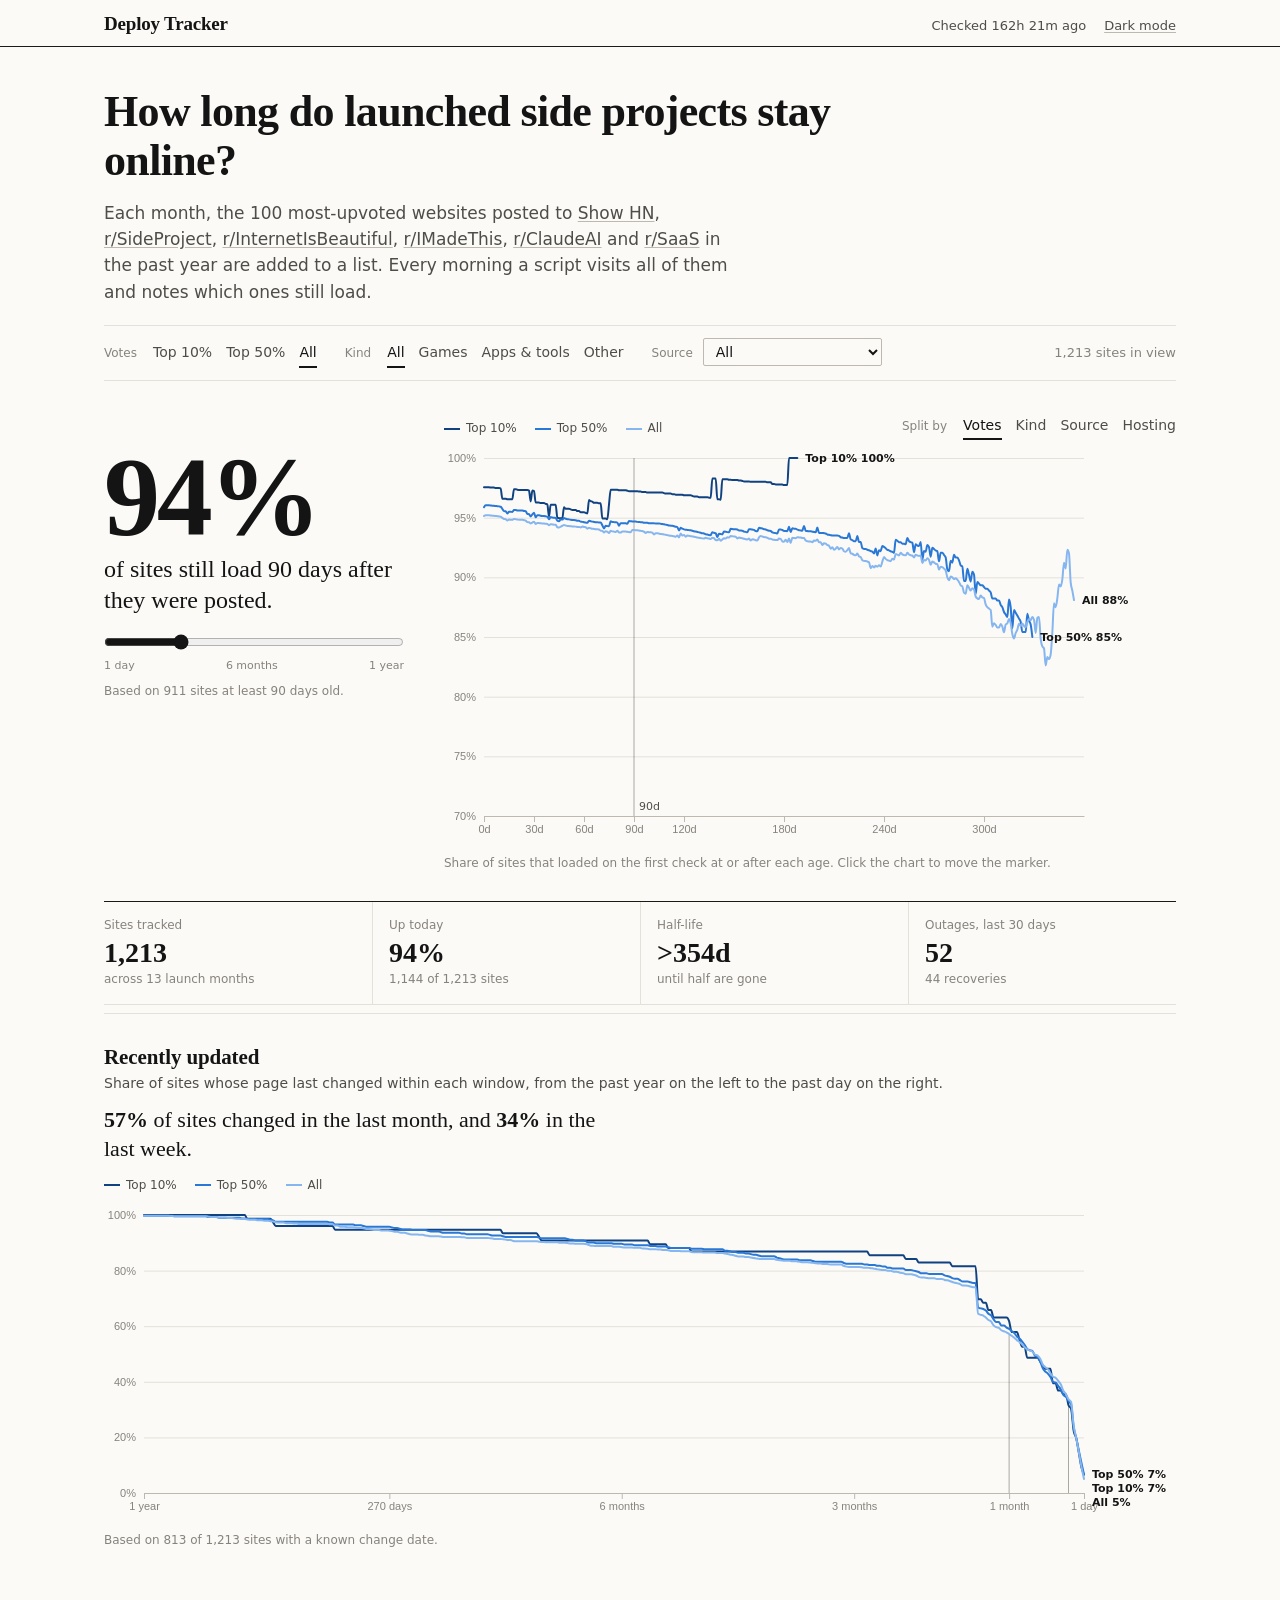
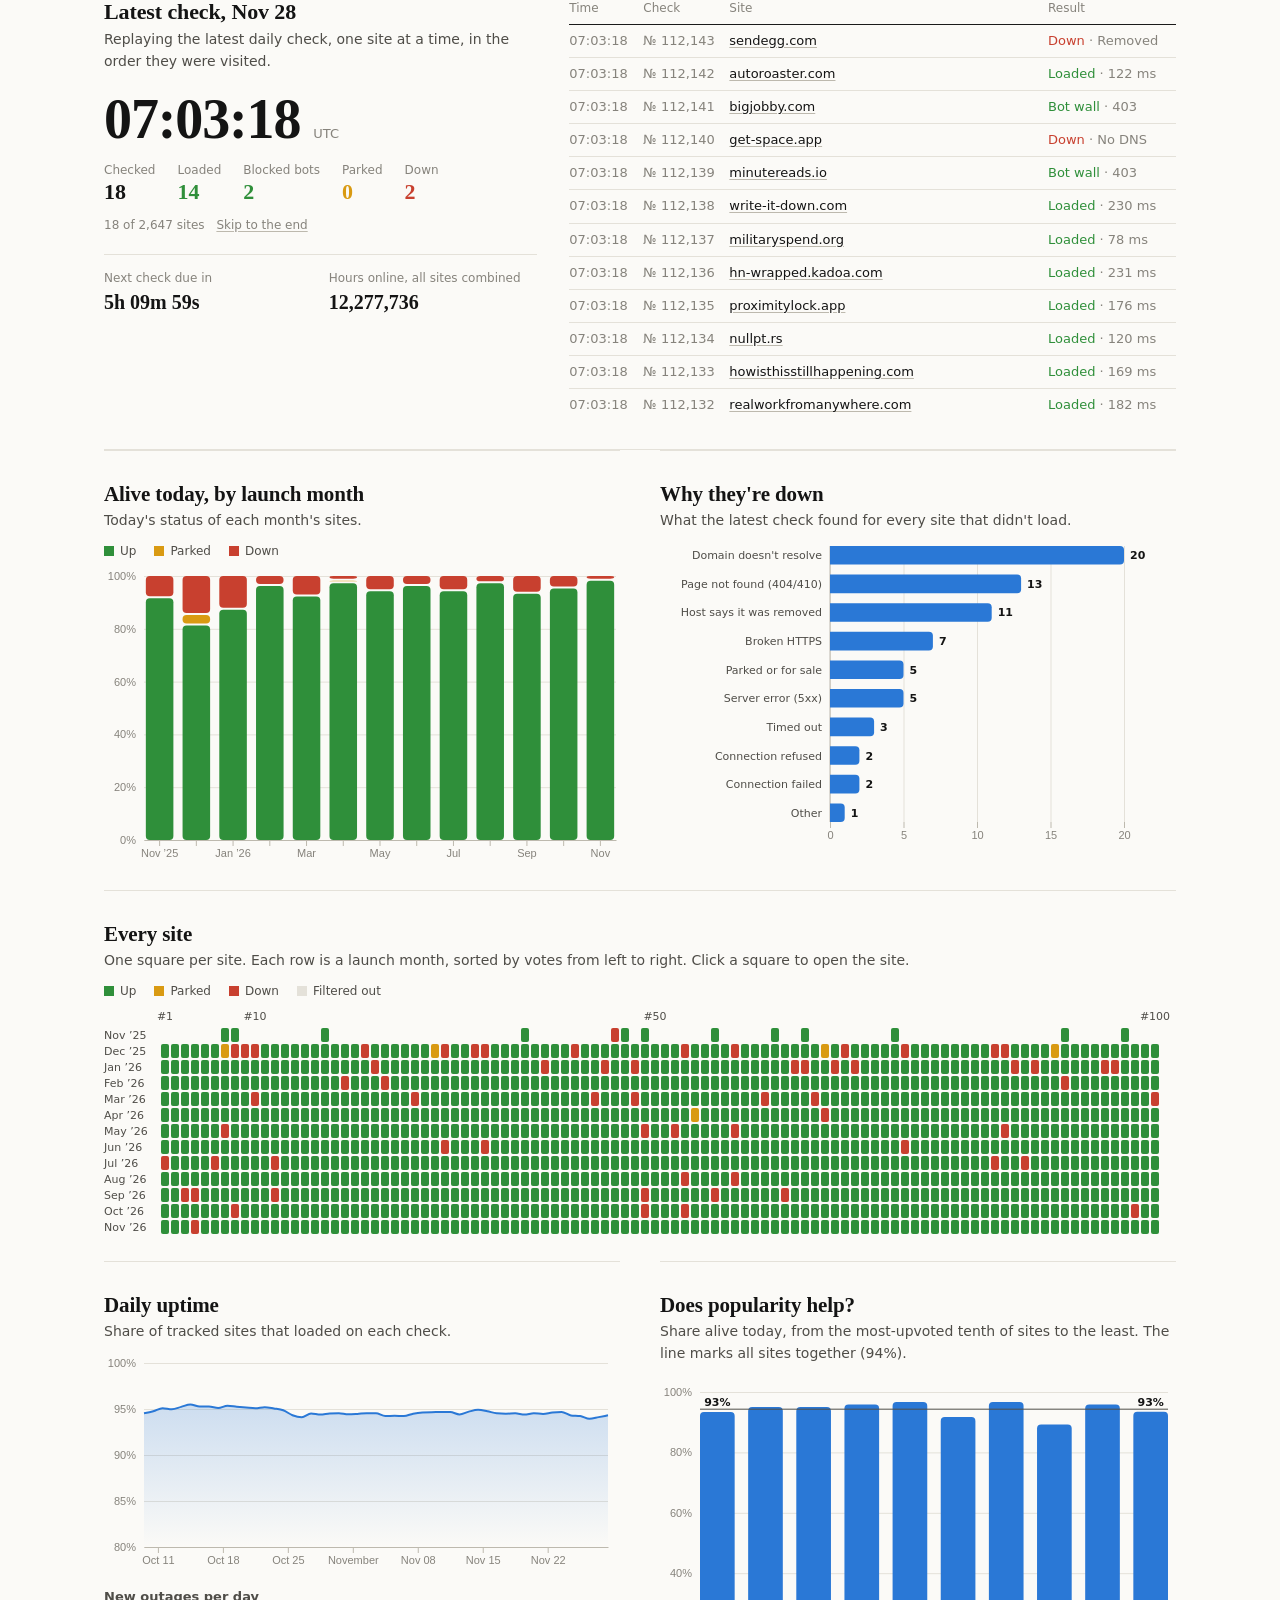
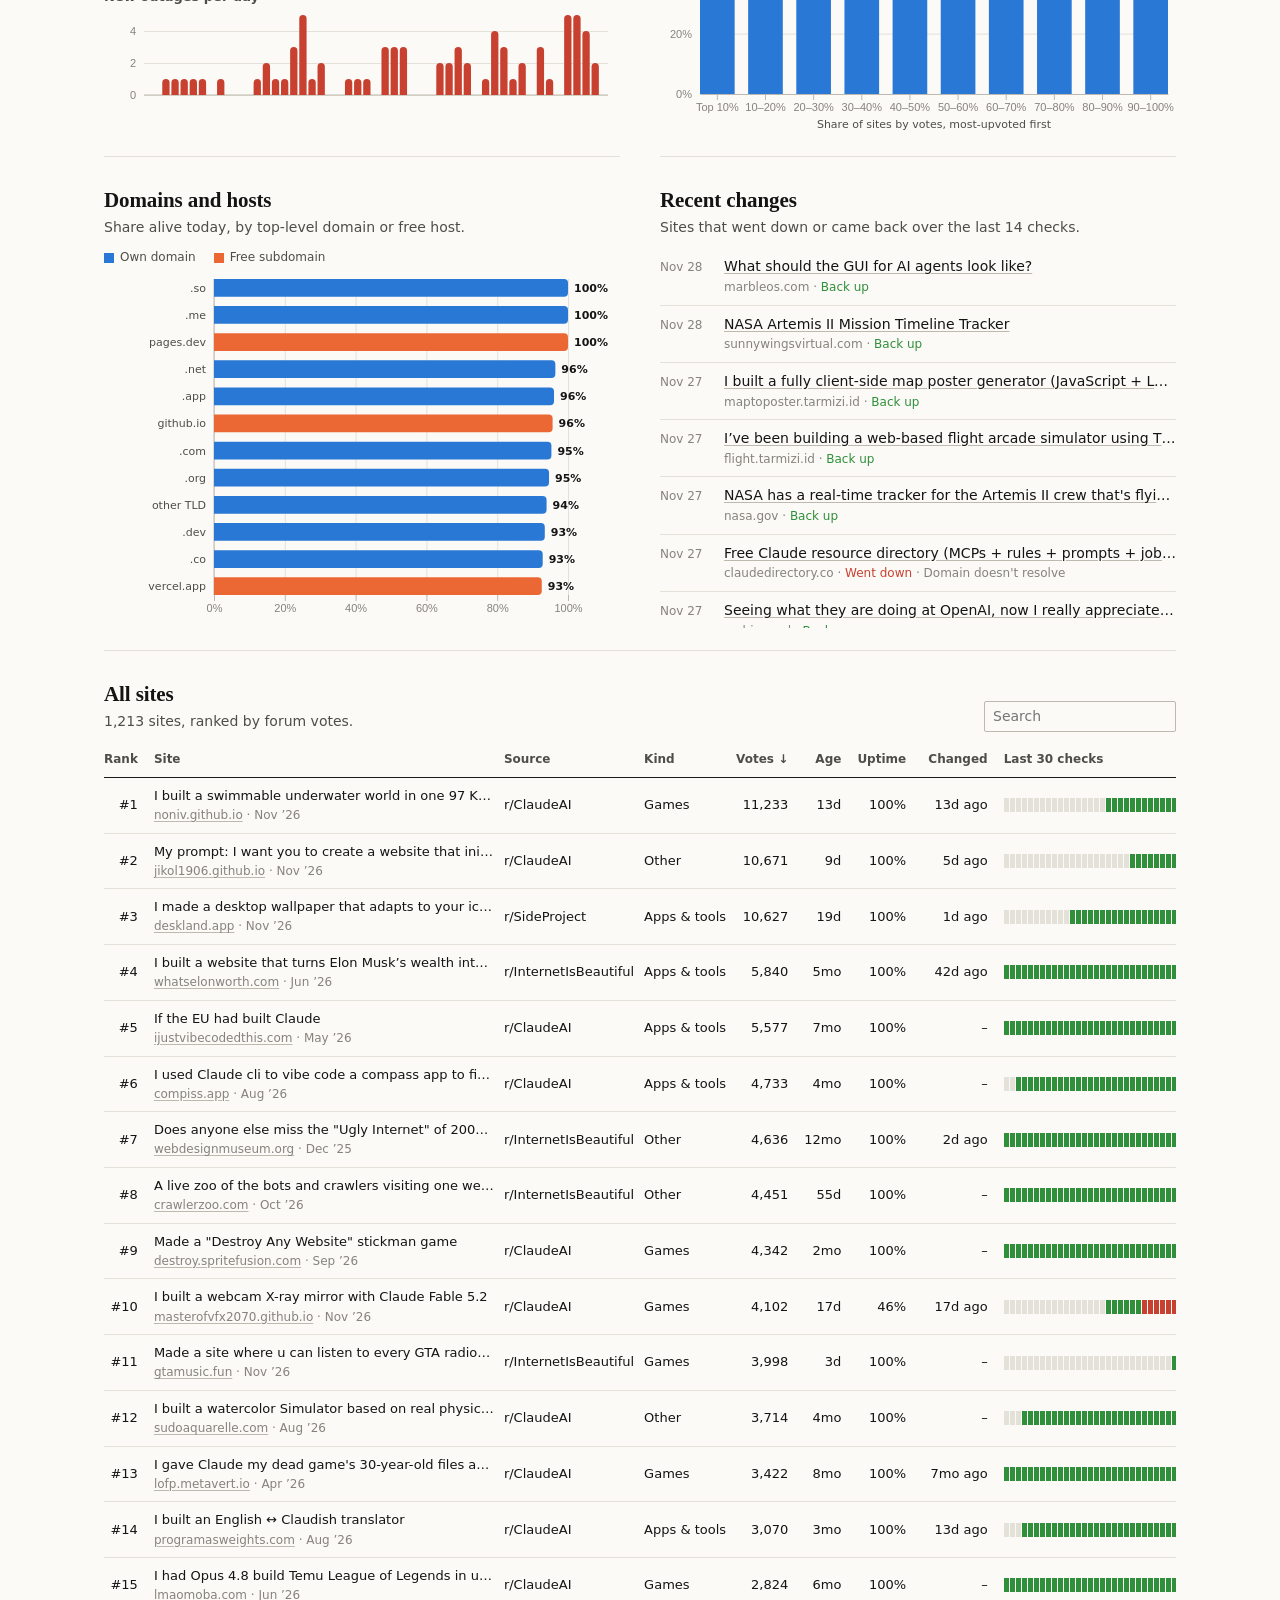
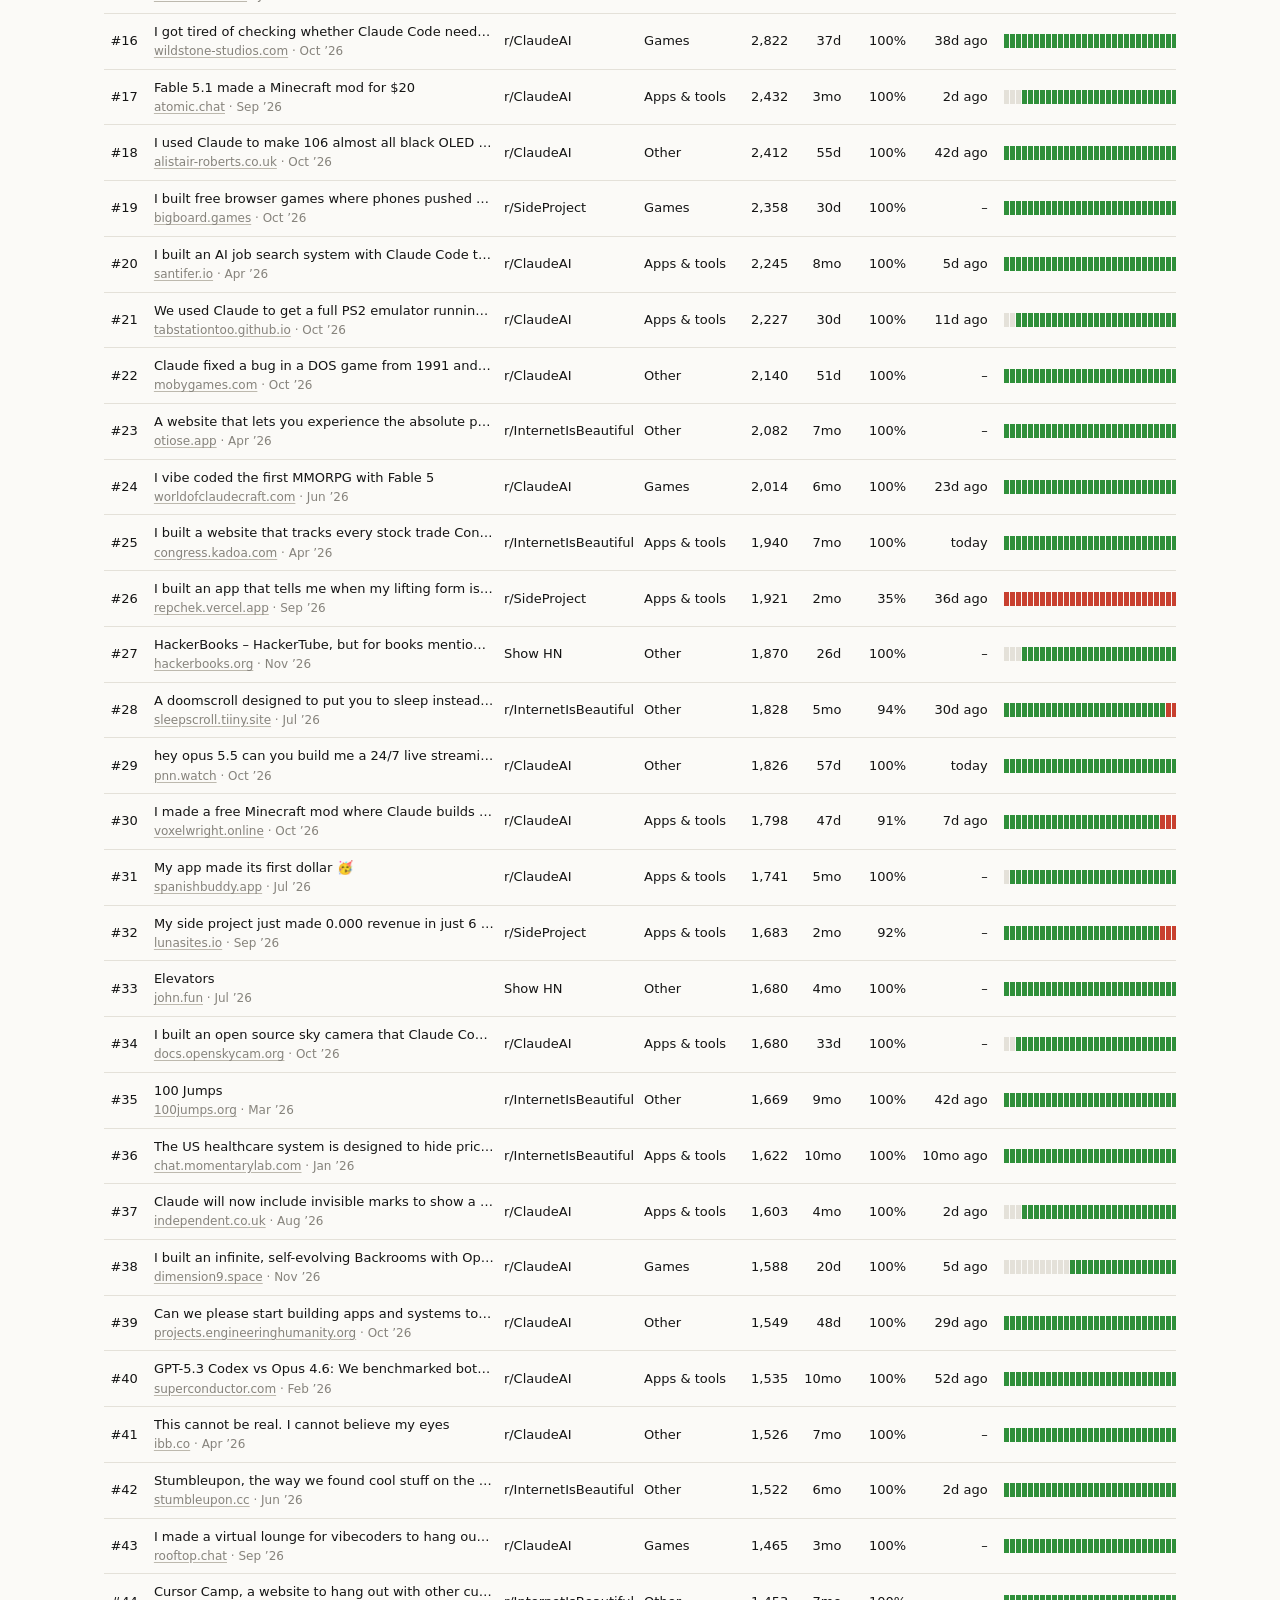
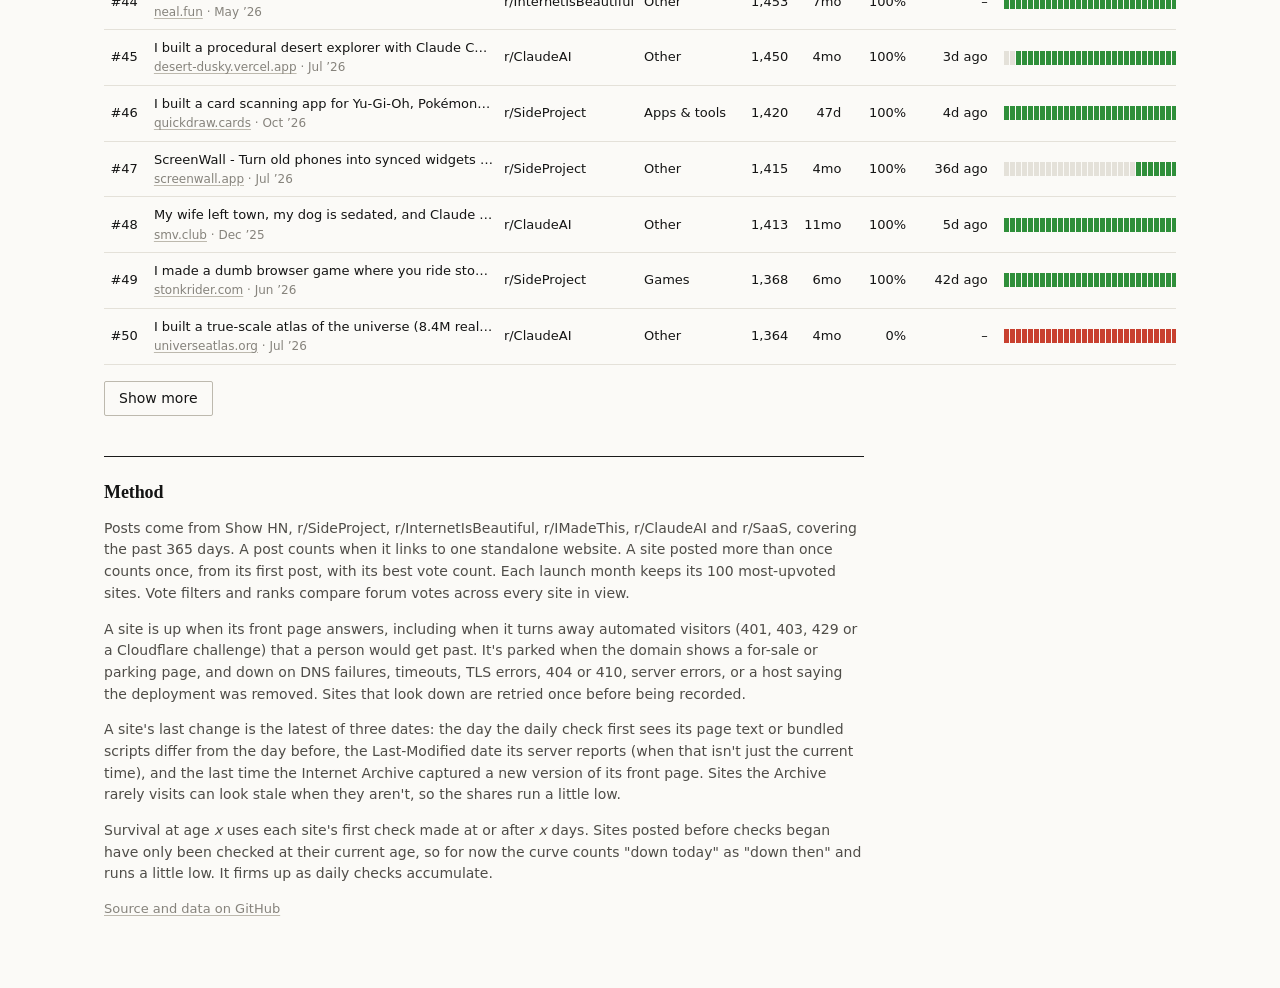
<file: site/index.html>
<!doctype html>
<html lang="en">
<head>
  <meta charset="utf-8">
  <meta name="viewport" content="width=device-width, initial-scale=1">
  <title>Deploy Tracker</title>
  <meta name="description" content="How long do launched side projects stay online? Daily checks on the 100 most-upvoted websites launched each month on Show HN and Reddit.">
  <link rel="icon" href="data:image/svg+xml,%3Csvg xmlns='http://www.w3.org/2000/svg' viewBox='0 0 16 16'%3E%3Crect width='16' height='16' fill='%23111'/%3E%3Cpath d='M3 11V5h3.2a3 3 0 0 1 0 6z' fill='none' stroke='%23fff' stroke-width='1.6'/%3E%3C/svg%3E">
  <link rel="stylesheet" href="style.css">
</head>
<body>
  <header class="masthead">
    <div class="wrap masthead-inner">
      <a class="wordmark" href="./">Deploy Tracker</a>
      <div class="masthead-meta">
        <span id="checked">Loading</span>
        <button id="theme" class="text-btn" type="button" aria-label="Toggle dark mode">Dark mode</button>
      </div>
    </div>
  </header>

  <main class="wrap">
    <section class="lede">
      <h1>How long do launched side projects stay online?</h1>
      <p>Each month, the 100 most-upvoted websites posted to <span id="source-links"></span> in the past year are added to a list. Every morning a script visits all of them and notes which ones still load.</p>
    </section>

    <nav class="filters" aria-label="Filters">
      <div class="seg" role="radiogroup" aria-label="Votes" data-filter="tier">
        <span class="seg-label">Votes</span>
        <button role="radio" data-value="10">Top 10%</button>
        <button role="radio" data-value="50">Top 50%</button>
        <button role="radio" data-value="100" aria-checked="true">All</button>
      </div>
      <div class="seg" role="radiogroup" aria-label="Category" data-filter="category">
        <span class="seg-label">Kind</span>
        <button role="radio" data-value="all" aria-checked="true">All</button>
        <button role="radio" data-value="games">Games</button>
        <button role="radio" data-value="apps">Apps &amp; tools</button>
        <button role="radio" data-value="other">Other</button>
      </div>
      <label class="select">
        <span class="seg-label">Source</span>
        <select id="source-filter"><option value="all">All</option></select>
      </label>
      <span class="count" id="count"></span>
    </nav>

    <section class="headline">
      <div class="headline-text">
        <p class="big"><span id="hero-pct">–</span>%</p>
        <p class="big-text">of sites still load <span id="hero-days">90</span> days after they were posted.</p>
        <label class="slider">
          <span class="sr">Days after launch</span>
          <input id="day-slider" type="range" min="1" max="365" value="90">
          <span class="slider-scale"><span>1 day</span><span>6 months</span><span>1 year</span></span>
        </label>
        <p class="note" id="hero-note"></p>
      </div>
      <div class="headline-chart">
        <div class="chart-bar">
          <div class="legend" id="survival-legend"></div>
          <div class="seg" role="radiogroup" aria-label="Split by" id="breakdown">
            <span class="seg-label">Split by</span>
            <button role="radio" data-value="tier" aria-checked="true">Votes</button>
            <button role="radio" data-value="category">Kind</button>
            <button role="radio" data-value="source">Source</button>
            <button role="radio" data-value="hosting">Hosting</button>
          </div>
        </div>
        <div class="chart" id="survival"></div>
        <p class="note">Share of sites that loaded on the first check at or after each age. Click the chart to move the marker.</p>
      </div>
    </section>

    <dl class="stats">
      <div><dt>Sites tracked</dt><dd id="kpi-tracked">–</dd><dd class="sub" id="kpi-tracked-foot"></dd></div>
      <div><dt>Up today</dt><dd id="kpi-up">–</dd><dd class="sub" id="kpi-up-foot"></dd></div>
      <div><dt>Half-life</dt><dd id="kpi-half">–</dd><dd class="sub">until half are gone</dd></div>
      <div><dt>Outages, last 30 days</dt><dd id="kpi-outages">–</dd><dd class="sub" id="kpi-outages-foot"></dd></div>
    </dl>

    <section class="block updates">
      <header class="block-head"><div>
        <h2>Recently updated</h2>
        <p class="dek">Share of sites whose page last changed within each window, from the past year on the left to the past day on the right.</p>
      </div></header>
      <p class="update-lede" id="update-lede"></p>
      <div class="legend" id="updates-legend"></div>
      <div class="chart" id="updates"></div>
      <p class="note" id="updates-note"></p>
    </section>

    <section class="live" aria-labelledby="live-title">
      <div class="live-side">
        <h2 id="live-title">This morning's check</h2>
        <p class="dek" id="live-dek">Every site, visited one by one.</p>
        <p class="clock"><span id="live-clock">--:--:--</span> <span class="clock-tz">UTC</span></p>
        <dl class="tally">
          <div><dt>Checked</dt><dd id="tally-checked">0</dd></div>
          <div><dt>Loaded</dt><dd class="st-up" id="tally-up">0</dd></div>
          <div><dt>Blocked bots</dt><dd class="st-up" id="tally-walled">0</dd></div>
          <div><dt>Parked</dt><dd class="st-parked" id="tally-parked">0</dd></div>
          <div><dt>Down</dt><dd class="st-down" id="tally-down">0</dd></div>
        </dl>
        <p class="live-foot"><span id="live-progress"></span> <button class="text-btn" id="live-skip" type="button">Skip to the end</button></p>
        <dl class="counters">
          <div><dt>Next check due in</dt><dd id="next-check">–</dd></div>
          <div><dt>Hours online, all sites combined</dt><dd id="site-hours">–</dd></div>
        </dl>
      </div>
      <div class="register-wrap">
        <div class="register-head"><span>Time</span><span>Check</span><span>Site</span><span>Result</span></div>
        <ol class="register" id="register" aria-live="off"></ol>
      </div>
    </section>


    <div class="cols">
      <section class="block">
        <header class="block-head"><div>
          <h2>Alive today, by launch month</h2>
          <p class="dek">Today's status of each month's sites.</p>
        </div></header>
        <div class="legend" id="cohort-legend"></div>
        <div class="chart" id="cohorts" style="height:300px"></div>
      </section>
      <section class="block">
        <header class="block-head"><div>
          <h2>Why they're down</h2>
          <p class="dek">What the latest check found for every site that didn't load.</p>
        </div></header>
        <div class="chart" id="reasons" style="height:300px"></div>
      </section>
    </div>

    <section class="block">
      <header class="block-head"><div>
        <h2>Every site</h2>
        <p class="dek">One square per site. Each row is a launch month, sorted by votes from left to right. Click a square to open the site.</p>
      </div></header>
      <div class="legend" id="wall-legend"></div>
      <div class="chart" id="wall"></div>
    </section>

    <div class="cols">
      <section class="block">
        <header class="block-head"><div>
          <h2>Daily uptime</h2>
          <p class="dek">Share of tracked sites that loaded on each check.</p>
        </div></header>
        <div class="chart" id="uptime" style="height:220px"></div>
        <h3 class="mini-title">New outages per day</h3>
        <div class="chart" id="outages" style="height:110px"></div>
      </section>
      <section class="block">
        <header class="block-head"><div>
          <h2>Does popularity help?</h2>
          <p class="dek" id="popularity-sub">Share alive today, by vote count.</p>
        </div></header>
        <div class="chart" id="popularity" style="height:360px"></div>
      </section>
    </div>

    <div class="cols">
      <section class="block">
        <header class="block-head"><div>
          <h2>Domains and hosts</h2>
          <p class="dek">Share alive today, by top-level domain or free host.</p>
        </div></header>
        <div class="chart" id="hosting" style="height:340px"></div>
      </section>
      <section class="block">
        <header class="block-head"><div>
          <h2>Recent changes</h2>
          <p class="dek">Sites that went down or came back over the last 14 checks.</p>
        </div></header>
        <ol class="log" id="log"></ol>
      </section>
    </div>

    <section class="block">
      <header class="block-head">
        <div>
          <h2>All sites</h2>
          <p class="dek" id="table-sub"></p>
        </div>
        <label class="search"><span class="sr">Search sites</span><input id="search" type="search" placeholder="Search"></label>
      </header>
      <div class="table-wrap">
        <table id="table">
          <thead><tr>
            <th data-sort="voteRank" class="num">Rank</th>
            <th data-sort="title">Site</th>
            <th data-sort="source">Source</th>
            <th data-sort="category">Kind</th>
            <th data-sort="votes" class="num">Votes</th>
            <th data-sort="age" class="num">Age</th>
            <th data-sort="uptime" class="num">Uptime</th>
            <th data-sort="updated" class="num">Changed</th>
            <th>Last 30 checks</th>
            <th data-sort="status">Status</th>
          </tr></thead>
          <tbody></tbody>
        </table>
      </div>
      <button class="more" id="more" type="button">Show more</button>
    </section>

    <footer class="notes">
      <h2>Method</h2>
      <p>Posts come from Show HN, r/SideProject, r/InternetIsBeautiful, r/IMadeThis, r/ClaudeAI and r/SaaS, covering the past 365 days. A post counts when it links to one standalone website. A site posted more than once counts once, from its first post, with its best vote count. Each launch month keeps its 100 most-upvoted sites. Vote filters and ranks compare forum votes across every site in view.</p>
      <p>A site is up when its front page answers, including when it turns away automated visitors (401, 403, 429 or a Cloudflare challenge) that a person would get past. It's parked when the domain shows a for-sale or parking page, and down on DNS failures, timeouts, TLS errors, 404 or 410, server errors, or a host saying the deployment was removed. Sites that look down are retried once before being recorded.</p>
      <p>A site's last change is the latest of three dates: the day the daily check first sees its page text or bundled scripts differ from the day before, the Last-Modified date its server reports (when that isn't just the current time), and the last time the Internet Archive captured a new version of its front page. Sites the Archive rarely visits can look stale when they aren't, so the shares run a little low.</p>
      <p>Survival at age <em>x</em> uses each site's first check made at or after <em>x</em> days. Sites posted before checks began have only been checked at their current age, so for now the curve counts "down today" as "down then" and runs a little low. It firms up as daily checks accumulate.</p>
      <p class="fine"><a href="https://github.com/PigeonFlare/deploy-tracker">Source and data on GitHub</a></p>
    </footer>
  </main>

  <div class="tooltip" id="tooltip" role="status" aria-live="polite"></div>
  <script src="vendor/d3.min.js"></script>
  <script src="app.js"></script>
</body>
</html>
</file>
<file: site/style.css>
:root {
  color-scheme: light;
  --surface: #fbfaf7;
  --surface-2: #f1efe9;
  --ink: #141414;
  --ink-2: #4f4d48;
  --muted: #86837c;
  --grid: #e4e1d9;
  --axis: #bdb9ae;
  --rule: #1a1a1a;
  --accent: #2a78d6;
  --s1: #2a78d6; --s2: #eb6834; --s3: #1baf7a; --s4: #eda100;
  --s5: #e87ba4; --s6: #008300; --s7: #4a3aa7; --s8: #e34948;
  --t10: #104281; --t50: #2a78d6; --t100: #86b6ef;
  --up: #2f8f3a; --parked: #d99a12; --down: #c8402f; --none: #e4e1d9;
  --serif: "Iowan Old Style", "Charter", "Palatino Linotype", Palatino, Georgia, serif;
  --sans: system-ui, -apple-system, "Segoe UI", sans-serif;
}
@media (prefers-color-scheme: dark) {
  :root:not([data-theme="light"]) {
    color-scheme: dark;
    --surface: #161615; --surface-2: #222220;
    --ink: #f2f0ea; --ink-2: #c3c0b6; --muted: #8b887f;
    --grid: #2c2b28; --axis: #45433e; --rule: #e8e6df;
    --accent: #3987e5;
    --s1: #3987e5; --s2: #d95926; --s3: #199e70; --s4: #c98500;
    --s5: #d55181; --s6: #008300; --s7: #9085e9; --s8: #e66767;
    --t10: #9ec5f4; --t50: #3987e5; --t100: #256abf;
    --up: #4caf50; --parked: #e0a526; --down: #e0604e; --none: #2c2b28;
  }
}
:root[data-theme="dark"] {
  color-scheme: dark;
  --surface: #161615; --surface-2: #222220;
  --ink: #f2f0ea; --ink-2: #c3c0b6; --muted: #8b887f;
  --grid: #2c2b28; --axis: #45433e; --rule: #e8e6df;
  --accent: #3987e5;
  --s1: #3987e5; --s2: #d95926; --s3: #199e70; --s4: #c98500;
  --s5: #d55181; --s6: #008300; --s7: #9085e9; --s8: #e66767;
  --t10: #9ec5f4; --t50: #3987e5; --t100: #256abf;
  --up: #4caf50; --parked: #e0a526; --down: #e0604e; --none: #2c2b28;
}

* { box-sizing: border-box; }
html { -webkit-text-size-adjust: 100%; }
body { margin: 0; background: var(--surface); color: var(--ink); font: 15px/1.55 var(--sans); }
a { color: inherit; text-decoration: underline; text-decoration-color: var(--axis); text-underline-offset: 2px; }
a:hover { text-decoration-color: currentColor; }
.sr { position: absolute; width: 1px; height: 1px; overflow: hidden; clip: rect(0 0 0 0); white-space: nowrap; }
.wrap { max-width: 1120px; margin: 0 auto; padding: 0 24px; }

.masthead { border-bottom: 1px solid var(--rule); }
.masthead-inner { display: flex; align-items: baseline; justify-content: space-between; gap: 16px; padding: 14px 24px 10px; }
.wordmark { font: 700 19px/1 var(--serif); text-decoration: none; letter-spacing: -0.01em; }
.masthead-meta { display: flex; align-items: baseline; gap: 18px; font-size: 13px; color: var(--ink-2); }
.text-btn { font: inherit; color: inherit; background: none; border: 0; padding: 0; cursor: pointer; text-decoration: underline; text-decoration-color: var(--axis); text-underline-offset: 2px; }
.text-btn:hover { text-decoration-color: currentColor; }

.lede { padding: 40px 0 20px; max-width: 760px; }
.lede h1 { font: 600 clamp(30px, 4.6vw, 44px)/1.12 var(--serif); letter-spacing: -0.015em; margin: 0 0 14px; }
.lede p { margin: 0; font-size: 17px; color: var(--ink-2); max-width: 640px; }

.filters { display: flex; flex-wrap: wrap; align-items: baseline; gap: 10px 28px; padding: 12px 0; border-top: 1px solid var(--grid); border-bottom: 1px solid var(--grid); position: sticky; top: 0; z-index: 10; background: var(--surface); }
.seg { display: inline-flex; align-items: baseline; flex-wrap: wrap; gap: 2px 14px; }
.seg-label { font-size: 12px; color: var(--muted); margin-right: 2px; }
.seg button { font: inherit; font-size: 14px; color: var(--ink-2); background: none; border: 0; padding: 2px 0; cursor: pointer; border-bottom: 2px solid transparent; }
.seg button:hover { color: var(--ink); }
.seg button[aria-checked="true"] { color: var(--ink); border-bottom-color: var(--ink); }
.seg button:focus-visible, select:focus-visible, input:focus-visible, th:focus-visible, .text-btn:focus-visible, .more:focus-visible { outline: 2px solid var(--accent); outline-offset: 2px; }
.select { display: inline-flex; align-items: baseline; gap: 8px; }
select, .search input { font: inherit; font-size: 14px; color: var(--ink); background: var(--surface); border: 1px solid var(--axis); border-radius: 2px; padding: 4px 8px; }
.count { margin-left: auto; font-size: 13px; color: var(--muted); font-variant-numeric: tabular-nums; }

.headline { display: grid; grid-template-columns: minmax(0, 300px) minmax(0, 1fr); gap: 24px 40px; padding: 32px 0 28px; }
.headline-text { padding-top: 34px; }
.big { margin: 0 0 6px; font: 600 clamp(72px, 9vw, 112px)/0.9 var(--serif); letter-spacing: -0.03em; }
.big-text { margin: 0 0 18px; font: 400 clamp(20px, 2.4vw, 24px)/1.3 var(--serif); }
.chart-bar { display: flex; flex-wrap: wrap; justify-content: space-between; align-items: baseline; gap: 6px 20px; margin-bottom: 6px; }
.chart-bar .legend { margin: 0; }
#survival { cursor: crosshair; }
.slider { display: block; max-width: 380px; }
.slider input { width: 100%; accent-color: var(--ink); margin: 0; }
.slider-scale { display: flex; justify-content: space-between; font-size: 11px; color: var(--muted); }
.note { margin: 8px 0 0; font-size: 12px; color: var(--muted); }

.stats { display: grid; grid-template-columns: repeat(4, minmax(0, 1fr)); margin: 0 0 8px; border-top: 1px solid var(--rule); border-bottom: 1px solid var(--grid); }
.stats > div { padding: 14px 16px 16px 0; }
.stats > div + div { padding-left: 16px; border-left: 1px solid var(--grid); }
.stats dt { font-size: 12px; color: var(--muted); }
.stats dd { margin: 2px 0 0; font: 600 28px/1.15 var(--serif); }
.stats dd.sub { font: 12px/1.4 var(--sans); color: var(--muted); margin-top: 2px; }

.block { padding: 30px 0 22px; border-top: 1px solid var(--grid); min-width: 0; }
.block-head { display: flex; justify-content: space-between; align-items: flex-end; gap: 12px 24px; flex-wrap: wrap; margin-bottom: 10px; }
h2 { font: 600 21px/1.25 var(--serif); margin: 0; letter-spacing: -0.005em; }
.dek { margin: 3px 0 0; color: var(--ink-2); font-size: 14px; }
.mini-title { font-size: 13px; font-weight: 600; color: var(--ink-2); margin: 14px 0 0; }
.cols { display: grid; grid-template-columns: repeat(2, minmax(0, 1fr)); gap: 0 40px; }
.chart { position: relative; width: 100%; }
.chart svg { display: block; overflow: visible; }

.legend { display: flex; flex-wrap: wrap; gap: 4px 18px; font-size: 12px; color: var(--ink-2); margin: 2px 0 8px; }
.legend span { display: inline-flex; align-items: center; gap: 6px; }
.legend i { display: inline-block; width: 16px; height: 2px; }
.legend i.box { width: 10px; height: 10px; }

.axis text { fill: var(--muted); font-size: 11px; font-variant-numeric: tabular-nums; }
.axis path, .axis line { stroke: var(--axis); }
.gridlines line { stroke: var(--grid); }
.gridlines path { display: none; }
.label { fill: var(--ink-2); font-size: 11px; }
.label.strong { fill: var(--ink); font-weight: 600; }
.crosshair { stroke: var(--muted); stroke-width: 1; }
.marker-rule { stroke: var(--ink); stroke-width: 1; opacity: 0.35; }
.hit { fill: transparent; cursor: crosshair; }
.bar-hit { cursor: default; }
.wall-cell { cursor: pointer; }
.wall-cell:hover { stroke: var(--ink); stroke-width: 1.5; }

.tooltip { position: fixed; z-index: 50; pointer-events: none; opacity: 0; background: var(--surface); color: var(--ink); border: 1px solid var(--rule); padding: 8px 10px; font-size: 12px; max-width: 280px; }
.tooltip.on { opacity: 1; }
.tooltip .tt-title { font-weight: 600; margin-bottom: 4px; overflow-wrap: anywhere; }
.tooltip .tt-row { display: flex; align-items: center; gap: 8px; color: var(--ink-2); }
.tooltip .tt-row b { color: var(--ink); font-variant-numeric: tabular-nums; min-width: 38px; }
.tooltip .tt-row i { width: 12px; height: 2px; flex: none; }
.tooltip .tt-muted { color: var(--muted); margin-top: 4px; }

.log { list-style: none; margin: 0; padding: 0; max-height: 380px; overflow-y: auto; font-size: 14px; }
.log li { display: grid; grid-template-columns: 52px minmax(0, 1fr); gap: 12px; padding: 8px 0; border-bottom: 1px solid var(--grid); }
.log .when { color: var(--muted); font-size: 12px; font-variant-numeric: tabular-nums; padding-top: 2px; }
.log .site { display: block; overflow: hidden; text-overflow: ellipsis; white-space: nowrap; }
.log .detail { color: var(--muted); font-size: 12px; }
.log .empty { display: block; color: var(--muted); border: 0; padding: 24px 0; }
.st-up { color: var(--up); }
.st-parked { color: var(--parked); }
.st-down { color: var(--down); }
.st-none { color: var(--muted); }

.table-wrap { overflow-x: auto; }
table { width: 100%; border-collapse: collapse; font-size: 13px; min-width: 860px; }
th { text-align: left; font-weight: 600; color: var(--ink-2); font-size: 12px; padding: 8px 10px 8px 0; border-bottom: 1px solid var(--rule); white-space: nowrap; user-select: none; }
th[data-sort] { cursor: pointer; }
th[data-sort]:hover { color: var(--ink); }
th[aria-sort="ascending"]::after { content: " ↑"; }
th[aria-sort="descending"]::after { content: " ↓"; }
td { padding: 8px 10px 8px 0; border-bottom: 1px solid var(--grid); vertical-align: middle; }
td.num, th.num { text-align: right; font-variant-numeric: tabular-nums; padding-right: 16px; }
td .site-title { display: block; max-width: 340px; overflow: hidden; text-overflow: ellipsis; white-space: nowrap; text-decoration: none; }
td .site-title:hover { text-decoration: underline; }
td .site-domain { display: block; font-size: 12px; color: var(--muted); }
.strip { display: flex; gap: 1px; }
.strip i { width: 5px; height: 14px; background: var(--none); }
td .status { white-space: nowrap; }
td .status span { color: var(--muted); }
.more { display: block; margin: 16px 0 0; font: inherit; font-size: 14px; padding: 6px 14px; border: 1px solid var(--axis); border-radius: 2px; background: none; color: var(--ink); cursor: pointer; }
.more:hover { border-color: var(--ink); }
.more[hidden] { display: none; }

.notes { border-top: 1px solid var(--rule); margin-top: 18px; padding: 24px 0 56px; color: var(--ink-2); font-size: 14px; max-width: 760px; }
.notes h2 { color: var(--ink); margin-bottom: 8px; font-size: 18px; }
.notes .fine { color: var(--muted); font-size: 13px; }

.empty-state { display: grid; place-items: center; height: 100%; min-height: 120px; color: var(--muted); font-size: 13px; text-align: center; }

@media (max-width: 860px) {
  .cols { grid-template-columns: 1fr; }
  .stats { grid-template-columns: repeat(2, minmax(0, 1fr)); }
  .stats > div:nth-child(3) { border-left: 0; padding-left: 0; border-top: 1px solid var(--grid); }
  .stats > div:nth-child(4) { border-top: 1px solid var(--grid); }
}
@media (max-width: 600px) {
  .wrap, .masthead-inner { padding-left: 16px; padding-right: 16px; }
  #checked { display: none; }
  .headline { grid-template-columns: 1fr; padding-top: 24px; }
  .headline-text { padding-top: 0; }
  .filters { position: static; gap: 10px 20px; }
  .count { margin-left: 0; width: 100%; }
}
td.nowrap { white-space: nowrap; }

.live { display: grid; grid-template-columns: minmax(0, 5fr) minmax(0, 7fr); gap: 32px; padding: 28px 0 32px; border-bottom: 1px solid var(--grid); }
.live h2 { font: 600 22px/1.2 var(--serif); margin: 0 0 4px; }
.live .dek { margin: 0; color: var(--ink-2); font-size: 14px; }
.clock { margin: 18px 0 14px; font: 600 clamp(40px, 6vw, 56px)/1 var(--serif); font-variant-numeric: tabular-nums; letter-spacing: -0.02em; }
.clock-tz { font: 13px var(--sans); color: var(--muted); letter-spacing: 0; }
.tally { display: grid; grid-template-columns: repeat(5, auto); justify-content: start; gap: 0 22px; margin: 0; }
.tally dt { font-size: 12px; color: var(--muted); }
.tally dd { margin: 0; font: 600 22px/1.2 var(--serif); font-variant-numeric: tabular-nums; }
.tally > div:first-child dd { color: var(--ink); }
.live-foot { margin: 10px 0 0; font-size: 12px; color: var(--muted); }
.live-foot .text-btn { margin-left: 8px; }
.counters { margin: 20px 0 0; padding-top: 14px; border-top: 1px solid var(--grid); display: grid; grid-template-columns: 1fr 1fr; gap: 16px; }
.counters dt { font-size: 12px; color: var(--muted); }
.counters dd { margin: 2px 0 0; font: 600 20px/1.2 var(--serif); font-variant-numeric: tabular-nums; }
.register-wrap { min-width: 0; font-size: 13px; }
.register-head, .register li { display: grid; grid-template-columns: 62px 74px minmax(0, 1fr) 128px; gap: 12px; align-items: baseline; }
.register-head { color: var(--muted); font-size: 12px; padding-bottom: 6px; border-bottom: 1px solid var(--rule); }
.register { list-style: none; margin: 0; padding: 0; height: 392px; overflow: hidden; }
.register li { padding: 6px 0; border-bottom: 1px solid var(--grid); font-variant-numeric: tabular-nums; }
.register li.fresh { animation: settle 1.2s ease-out; }
@keyframes settle { from { background: var(--surface-2); } to { background: transparent; } }
.register .t, .register .n { color: var(--muted); }
.register a { overflow: hidden; text-overflow: ellipsis; white-space: nowrap; display: block; }
.register .r { white-space: nowrap; overflow: hidden; text-overflow: ellipsis; }
.register .r span:not([class]) { color: var(--muted); }
@media (max-width: 860px) {
  .live { grid-template-columns: 1fr; gap: 24px; }
  .tally { grid-template-columns: repeat(3, auto); gap: 8px 22px; }
}
@media (max-width: 600px) {
  .register-head, .register li { grid-template-columns: 58px minmax(0, 1fr) 124px; }
  .register-head span:nth-child(2), .register .n { display: none; }
  .register { height: 340px; }
}
@media (prefers-reduced-motion: reduce) { .register li.fresh { animation: none; } }

.reveal { opacity: 0; transform: translateY(14px); }
.reveal.in { opacity: 1; transform: none; transition: opacity 0.8s ease, transform 0.8s cubic-bezier(0.2, 0.7, 0.2, 1); transition-delay: var(--d, 0ms); }
.filters.reveal.in { transform: none; }
.filters.reveal { transform: none; }

.update-lede { margin: 4px 0 12px; font: 400 clamp(18px, 2.2vw, 22px)/1.35 var(--serif); max-width: 46ch; }
.update-lede strong { font-weight: 600; }
</file>
